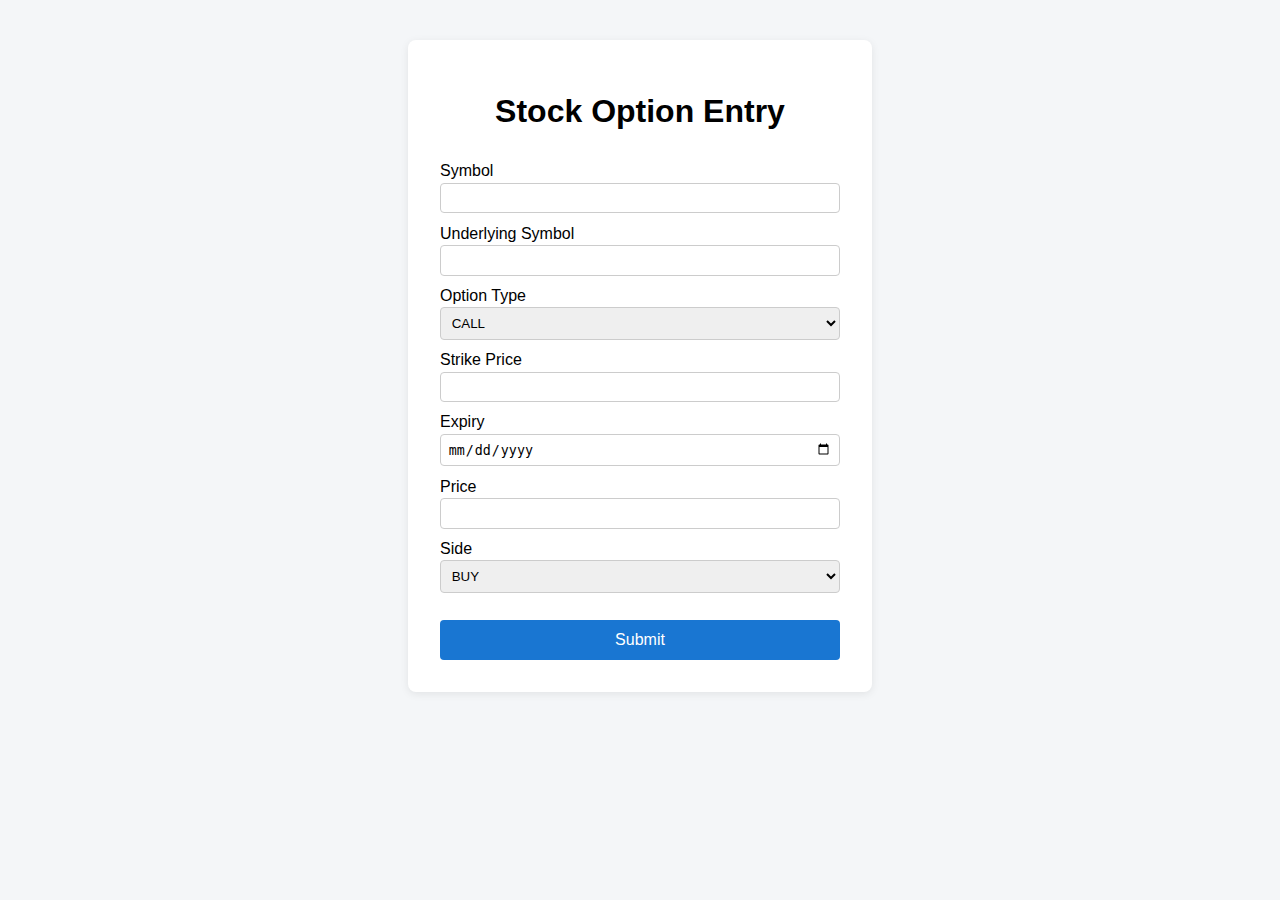
<file: web/index.html>
<!DOCTYPE html>
<html lang="en">
<head>
  <meta charset="UTF-8">
  <meta name="viewport" content="width=device-width, initial-scale=1.0">
  <title>Stock Option Input</title>
  <link rel="stylesheet" href="styles.css">
</head>
<body>
  <div class="container">
    <h1>Stock Option Entry</h1>
    <form id="optionForm">
      <label>Symbol <input type="text" name="symbol" required></label>
      <label>Underlying Symbol <input type="text" name="underlying_symbol" required></label>
      <label>Option Type
        <select name="option_type" required>
          <option value="CALL">CALL</option>
          <option value="PUT">PUT</option>
        </select>
      </label>
      <label>Strike Price <input type="number" name="strike_price" step="0.01" required></label>
      <label>Expiry <input type="date" name="expiry" required></label>
      <label>Price <input type="number" name="price" step="0.01" required></label>
      <label>Side
        <select name="side" required>
          <option value="BUY">BUY</option>
          <option value="SELL">SELL</option>
        </select>
      </label>
      <button type="submit">Submit</button>
    </form>
    <div id="result"></div>
  </div>
  <script src="app.js"></script>
</body>
</html>
</file>
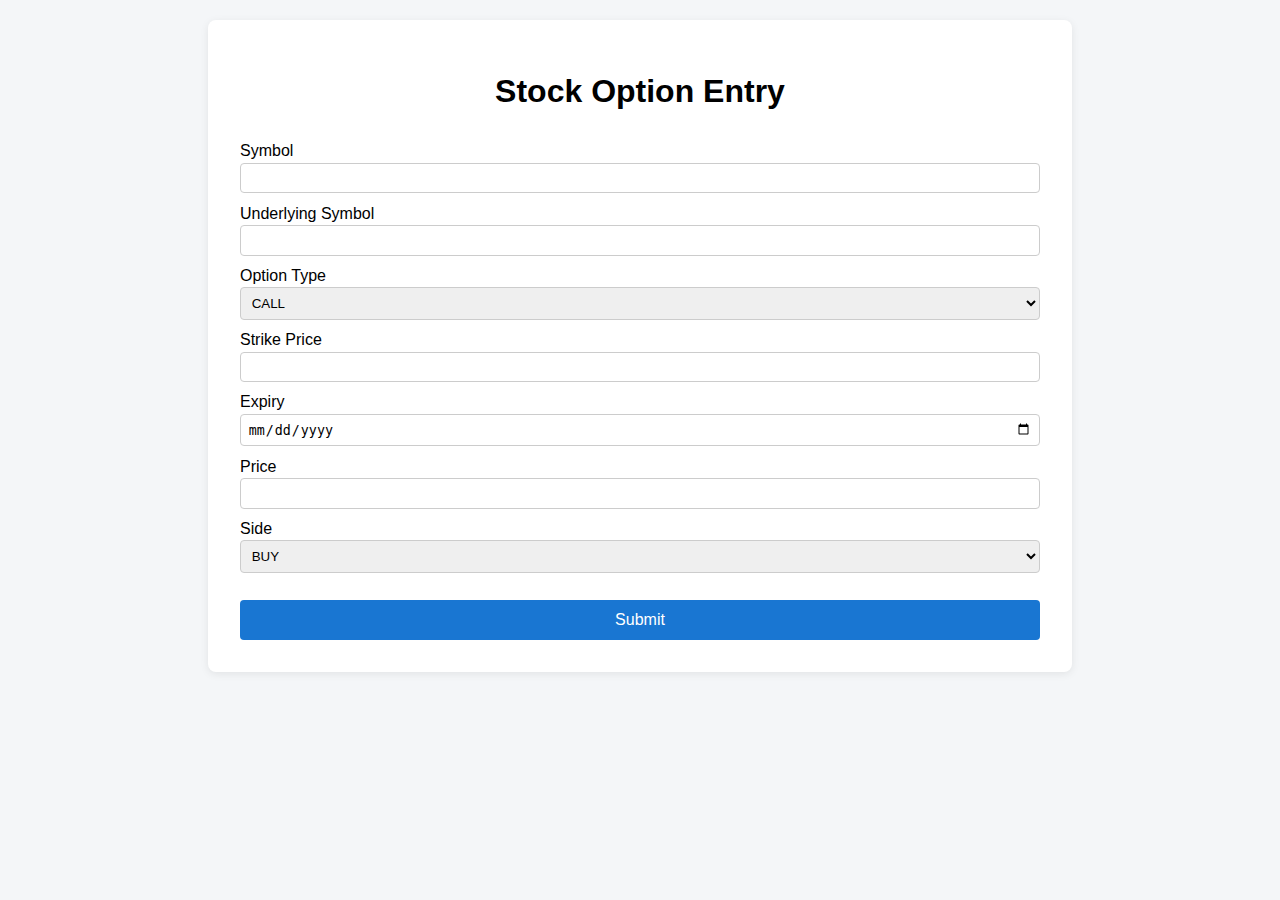
<file: web/pages/index.html>
<!DOCTYPE html>
<html lang="en">
<head>
  <meta charset="UTF-8">
  <meta name="viewport" content="width=device-width, initial-scale=1.0">
  <title>Stock Option Input</title>
  <link rel="stylesheet" href="/web/css/styles.css">
</head>
<body>
  <div class="container">
    <h1>Stock Option Entry</h1>
    <form id="optionForm">
      <label>Symbol <input type="text" name="symbol" required></label>
      <label>Underlying Symbol <input type="text" name="underlying_symbol" required></label>
      <label>Option Type
        <select name="option_type" required>
          <option value="CALL">CALL</option>
          <option value="PUT">PUT</option>
        </select>
      </label>
      <label>Strike Price <input type="number" name="strike_price" step="0.01" required></label>
      <label>Expiry <input type="date" name="expiry" required></label>
      <label>Price <input type="number" name="price" step="0.01" required></label>
      <label>Side
        <select name="side" required>
          <option value="BUY">BUY</option>
          <option value="SELL">SELL</option>
        </select>
      </label>
      <button type="submit">Submit</button>
    </form>
    <div id="result"></div>
  </div>
  <script src="/web/js/app.js"></script>
</body>
</html>
</file>
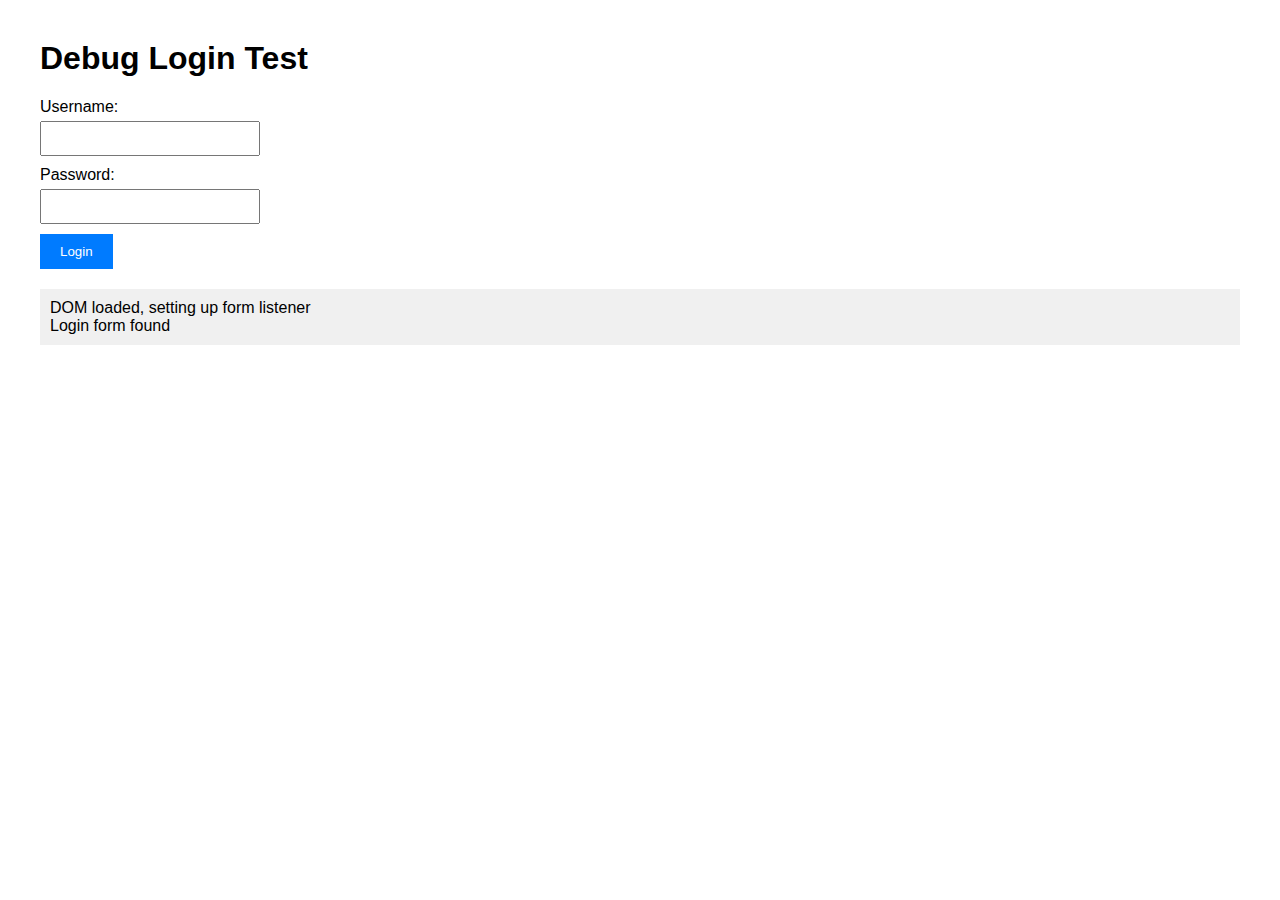
<file: debug_login.html>
<!DOCTYPE html>
<html lang="en">
<head>
    <meta charset="UTF-8">
    <meta name="viewport" content="width=device-width, initial-scale=1.0">
    <title>Debug Login</title>
    <style>
        body { font-family: Arial, sans-serif; margin: 40px; }
        .form-group { margin: 10px 0; }
        label { display: block; margin-bottom: 5px; }
        input { padding: 8px; width: 200px; }
        button { padding: 10px 20px; background: #007bff; color: white; border: none; cursor: pointer; }
        .error { color: red; }
        .success { color: green; }
        #debug { margin-top: 20px; padding: 10px; background: #f0f0f0; }
    </style>
</head>
<body>
    <h1>Debug Login Test</h1>
    
    <form id="loginForm">
        <div class="form-group">
            <label for="username">Username:</label>
            <input type="text" id="username" name="username" required>
        </div>
        <div class="form-group">
            <label for="password">Password:</label>
            <input type="password" id="password" name="password" required>
        </div>
        <button type="submit">Login</button>
    </form>
    
    <div id="debug"></div>
    
    <script>
        // Debug logging function
        function log(message) {
            console.log(message);
            document.getElementById('debug').innerHTML += '<div>' + message + '</div>';
        }
        
        // Initialize when DOM is loaded
        document.addEventListener('DOMContentLoaded', function() {
            log('DOM loaded, setting up form listener');
            
            const loginForm = document.getElementById('loginForm');
            if (loginForm) {
                log('Login form found');
                loginForm.addEventListener('submit', function(e) {
                    log('Form submit event triggered');
                    e.preventDefault();
                    handleLogin();
                });
            } else {
                log('ERROR: Login form not found!');
            }
        });
        
        async function handleLogin() {
            log('handleLogin called');
            
            const username = document.getElementById('username').value.trim();
            const password = document.getElementById('password').value;
            
            log('Username: ' + (username ? '***' : 'empty'));
            log('Password: ' + (password ? '***' : 'empty'));
            
            // Validate input
            if (!username || !password) {
                log('Validation failed: missing username or password');
                return;
            }
            
            log('Validation passed, making API request');
            
            try {
                const requestBody = {
                    username: username,
                    password: password
                };
                log('Sending request to /auth/login with body: ' + JSON.stringify(requestBody));
                
                const response = await fetch('/auth/login', {
                    method: 'POST',
                    headers: {
                        'Content-Type': 'application/json',
                    },
                    body: JSON.stringify(requestBody)
                });
                
                log('Response status: ' + response.status);
                const data = await response.json();
                log('Response data: ' + JSON.stringify(data));
                
                if (response.ok) {
                    log('Login successful!');
                    if (data.token) {
                        localStorage.setItem('authToken', data.token);
                        log('Token stored in localStorage');
                    }
                } else {
                    log('Login failed: ' + data.message);
                }
                
            } catch (error) {
                log('Error: ' + error.message);
                console.error('Login error:', error);
            }
        }
    </script>
</body>
</html>
</file>
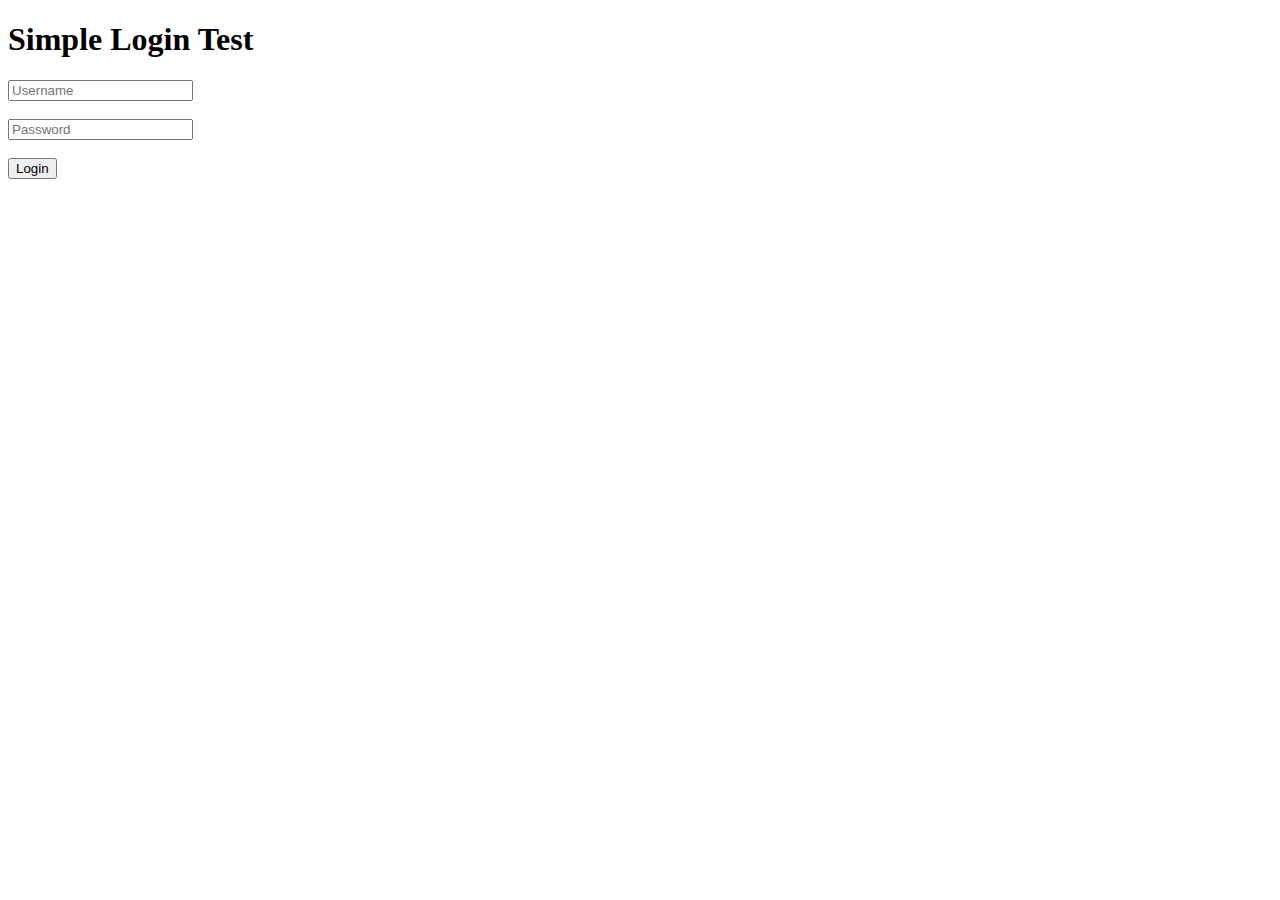
<file: simple_test.html>
<!DOCTYPE html>
<html>
<head>
    <title>Simple Login Test</title>
</head>
<body>
    <h1>Simple Login Test</h1>
    <form id="loginForm">
        <input type="text" id="username" placeholder="Username" required><br><br>
        <input type="password" id="password" placeholder="Password" required><br><br>
        <button type="submit">Login</button>
    </form>
    <div id="result"></div>
    
    <script>
        document.getElementById('loginForm').addEventListener('submit', function(e) {
            e.preventDefault();
            
            const username = document.getElementById('username').value;
            const password = document.getElementById('password').value;
            
            console.log('Form submitted:', { username, password: '***' });
            
            fetch('/auth/login', {
                method: 'POST',
                headers: { 'Content-Type': 'application/json' },
                body: JSON.stringify({ username, password })
            })
            .then(response => response.json())
            .then(data => {
                console.log('Response:', data);
                document.getElementById('result').innerHTML = 
                    '<h3>Response:</h3><pre>' + JSON.stringify(data, null, 2) + '</pre>';
            })
            .catch(error => {
                console.error('Error:', error);
                document.getElementById('result').innerHTML = '<p>Error: ' + error.message + '</p>';
            });
        });
    </script>
</body>
</html>
</file>
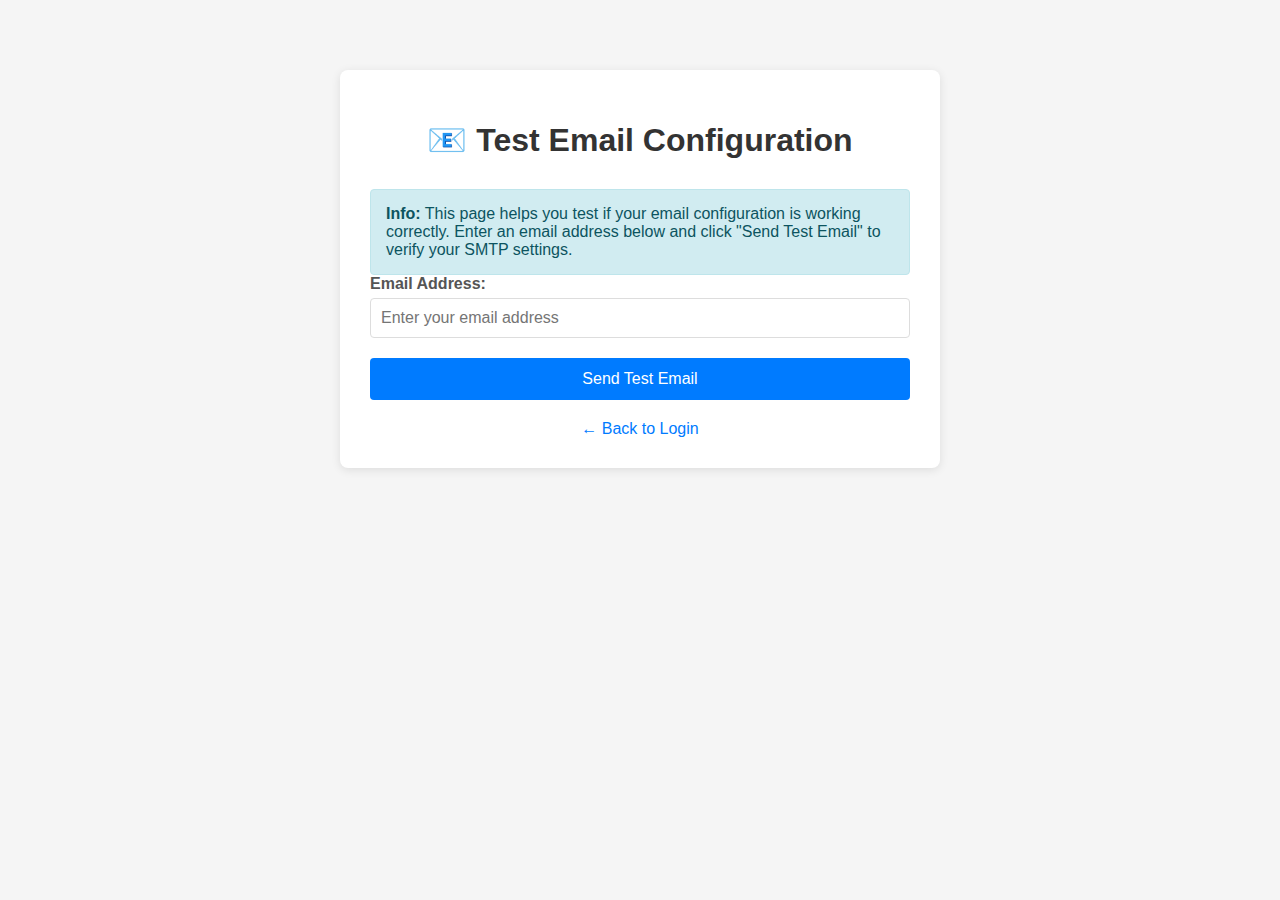
<file: test-email.html>
<!DOCTYPE html>
<html lang="en">
<head>
    <meta charset="UTF-8">
    <meta name="viewport" content="width=device-width, initial-scale=1.0">
    <title>Test Email Configuration - Stock Panel</title>
    <style>
        body {
            font-family: Arial, sans-serif;
            max-width: 600px;
            margin: 50px auto;
            padding: 20px;
            background-color: #f5f5f5;
        }
        .container {
            background: white;
            padding: 30px;
            border-radius: 8px;
            box-shadow: 0 2px 10px rgba(0,0,0,0.1);
        }
        h1 {
            color: #333;
            text-align: center;
            margin-bottom: 30px;
        }
        .form-group {
            margin-bottom: 20px;
        }
        label {
            display: block;
            margin-bottom: 5px;
            font-weight: bold;
            color: #555;
        }
        input[type="email"] {
            width: 100%;
            padding: 10px;
            border: 1px solid #ddd;
            border-radius: 4px;
            font-size: 16px;
            box-sizing: border-box;
        }
        button {
            background-color: #007bff;
            color: white;
            padding: 12px 24px;
            border: none;
            border-radius: 4px;
            cursor: pointer;
            font-size: 16px;
            width: 100%;
        }
        button:hover {
            background-color: #0056b3;
        }
        button:disabled {
            background-color: #ccc;
            cursor: not-allowed;
        }
        .result {
            margin-top: 20px;
            padding: 15px;
            border-radius: 4px;
            display: none;
        }
        .success {
            background-color: #d4edda;
            color: #155724;
            border: 1px solid #c3e6cb;
        }
        .error {
            background-color: #f8d7da;
            color: #721c24;
            border: 1px solid #f5c6cb;
        }
        .info {
            background-color: #d1ecf1;
            color: #0c5460;
            border: 1px solid #bee5eb;
        }
        .back-link {
            text-align: center;
            margin-top: 20px;
        }
        .back-link a {
            color: #007bff;
            text-decoration: none;
        }
        .back-link a:hover {
            text-decoration: underline;
        }
    </style>
</head>
<body>
    <div class="container">
        <h1>📧 Test Email Configuration</h1>
        
        <div class="info result" id="info">
            <strong>Info:</strong> This page helps you test if your email configuration is working correctly. 
            Enter an email address below and click "Send Test Email" to verify your SMTP settings.
        </div>

        <form id="testEmailForm">
            <div class="form-group">
                <label for="email">Email Address:</label>
                <input type="email" id="email" name="email" required placeholder="Enter your email address">
            </div>
            
            <button type="submit" id="submitBtn">Send Test Email</button>
        </form>

        <div class="result" id="result"></div>

        <div class="back-link">
            <a href="/login">← Back to Login</a>
        </div>
    </div>

    <script>
        document.getElementById('info').style.display = 'block';
        
        document.getElementById('testEmailForm').addEventListener('submit', async function(e) {
            e.preventDefault();
            
            const email = document.getElementById('email').value;
            const submitBtn = document.getElementById('submitBtn');
            const result = document.getElementById('result');
            
            // Disable button and show loading
            submitBtn.disabled = true;
            submitBtn.textContent = 'Sending...';
            result.style.display = 'none';
            
            try {
                const response = await fetch('/auth/test-email', {
                    method: 'POST',
                    headers: {
                        'Content-Type': 'application/json',
                    },
                    body: JSON.stringify({ email: email })
                });
                
                const data = await response.json();
                
                result.className = 'result ' + (data.success ? 'success' : 'error');
                result.innerHTML = `<strong>${data.success ? '✅ Success:' : '❌ Error:'}</strong> ${data.message}`;
                result.style.display = 'block';
                
            } catch (error) {
                result.className = 'result error';
                result.innerHTML = `<strong>❌ Error:</strong> Failed to send test email: ${error.message}`;
                result.style.display = 'block';
            } finally {
                // Re-enable button
                submitBtn.disabled = false;
                submitBtn.textContent = 'Send Test Email';
            }
        });
    </script>
</body>
</html>
</file>
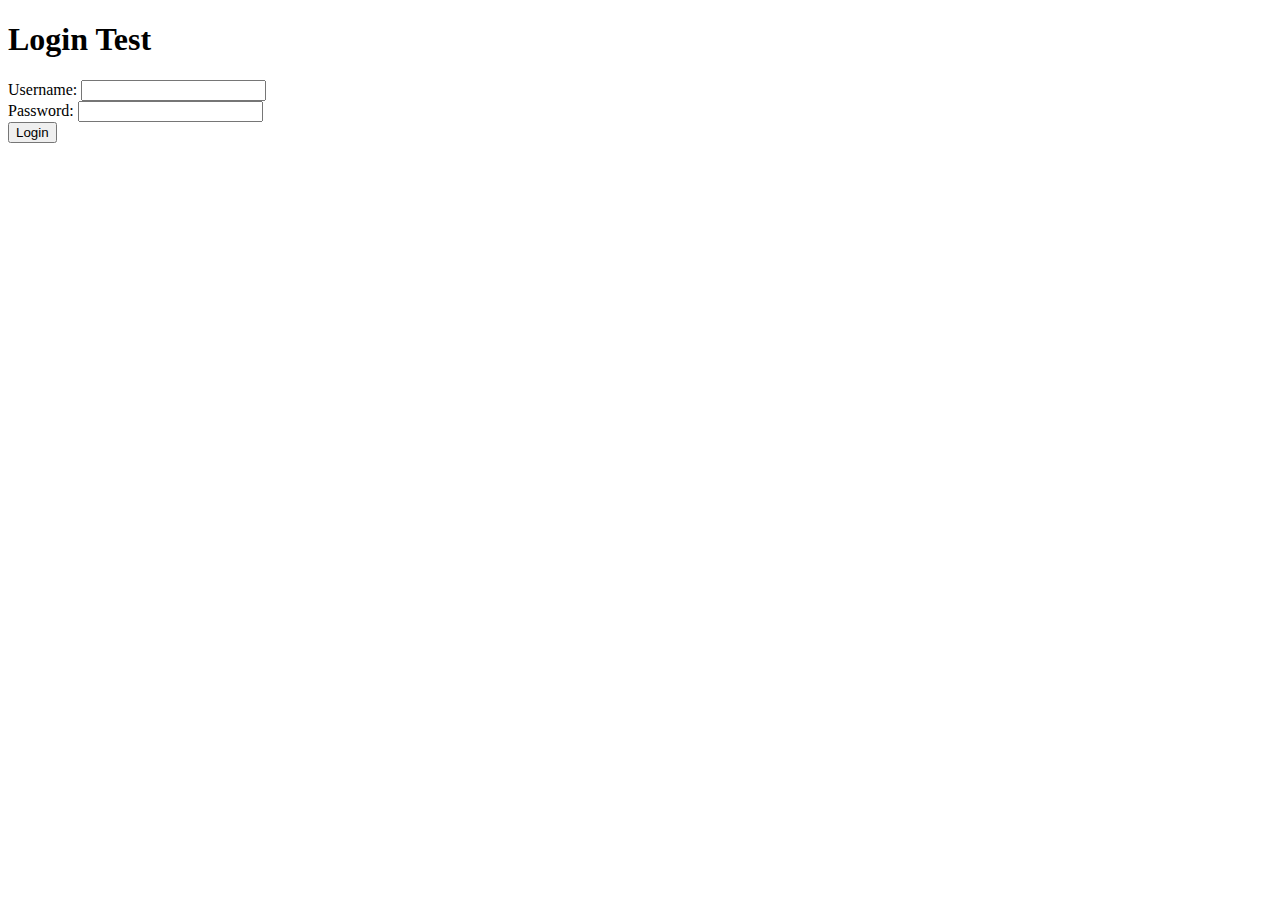
<file: test_login.html>
<!DOCTYPE html>
<html lang="en">
<head>
    <meta charset="UTF-8">
    <meta name="viewport" content="width=device-width, initial-scale=1.0">
    <title>Login Test</title>
</head>
<body>
    <h1>Login Test</h1>
    <form id="loginForm">
        <div>
            <label for="username">Username:</label>
            <input type="text" id="username" name="username" required>
        </div>
        <div>
            <label for="password">Password:</label>
            <input type="password" id="password" name="password" required>
        </div>
        <button type="submit">Login</button>
    </form>
    
    <div id="result"></div>
    
    <script>
        document.getElementById('loginForm').addEventListener('submit', async function(e) {
            e.preventDefault();
            
            const username = document.getElementById('username').value;
            const password = document.getElementById('password').value;
            
            console.log('Form submitted with:', { username, password: '***' });
            
            try {
                const response = await fetch('/auth/login', {
                    method: 'POST',
                    headers: {
                        'Content-Type': 'application/json',
                    },
                    body: JSON.stringify({
                        username: username,
                        password: password
                    })
                });
                
                const data = await response.json();
                console.log('Response:', data);
                
                document.getElementById('result').innerHTML = `
                    <h3>Response:</h3>
                    <p>Status: ${response.status}</p>
                    <p>Data: ${JSON.stringify(data, null, 2)}</p>
                `;
                
            } catch (error) {
                console.error('Error:', error);
                document.getElementById('result').innerHTML = `<p>Error: ${error.message}</p>`;
            }
        });
    </script>
</body>
</html>
</file>
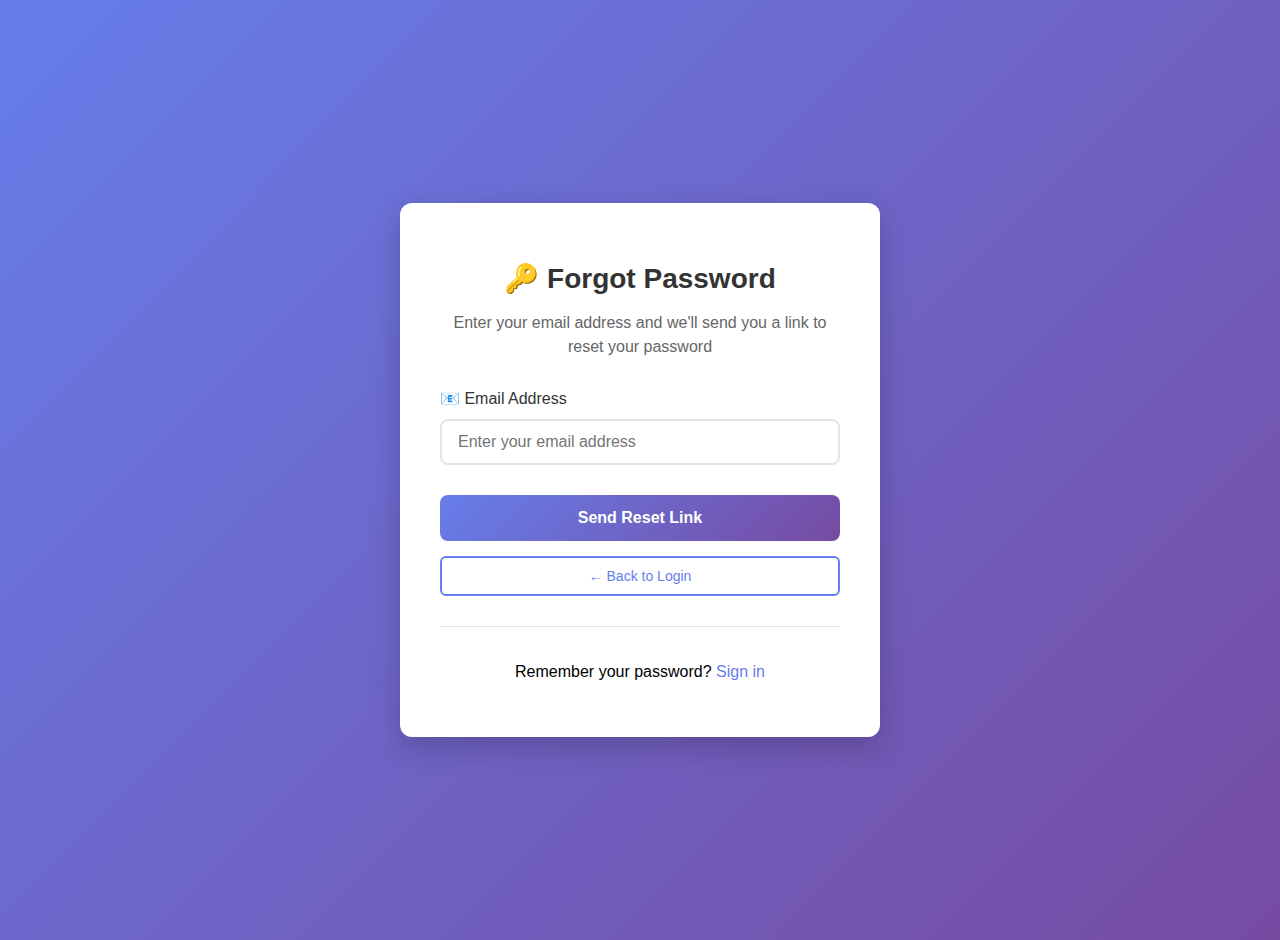
<file: web/pages/forgot-password.html>
<!DOCTYPE html>
<html lang="en">
<head>
  <meta charset="UTF-8">
  <meta name="viewport" content="width=device-width, initial-scale=1.0">
  <title>Forgot Password - Stock Panel</title>
  <link rel="stylesheet" href="/web/css/styles.css">
  <style>
    .auth-container {
      display: flex;
      justify-content: center;
      align-items: center;
      min-height: 100vh;
      background: linear-gradient(135deg, #667eea 0%, #764ba2 100%);
      padding: 20px;
    }
    
    .auth-card {
      background: white;
      border-radius: 12px;
      box-shadow: 0 10px 30px rgba(0, 0, 0, 0.2);
      padding: 40px;
      width: 100%;
      max-width: 400px;
      text-align: center;
    }
    
    .auth-header {
      margin-bottom: 30px;
    }
    
    .auth-header h1 {
      color: #333;
      margin-bottom: 10px;
      font-size: 28px;
    }
    
    .auth-header p {
      color: #666;
      font-size: 16px;
      line-height: 1.5;
    }
    
    .auth-form {
      display: flex;
      flex-direction: column;
      gap: 20px;
    }
    
    .form-group {
      text-align: left;
    }
    
    .form-group label {
      display: block;
      margin-bottom: 8px;
      color: #333;
      font-weight: 500;
    }
    
    .form-group input {
      width: 100%;
      padding: 12px 16px;
      border: 2px solid #e1e5e9;
      border-radius: 8px;
      font-size: 16px;
      transition: border-color 0.3s ease;
      box-sizing: border-box;
    }
    
    .form-group input:focus {
      outline: none;
      border-color: #667eea;
    }
    
    .auth-button {
      background: linear-gradient(135deg, #667eea 0%, #764ba2 100%);
      color: white;
      border: none;
      padding: 14px 24px;
      border-radius: 8px;
      font-size: 16px;
      font-weight: 600;
      cursor: pointer;
      transition: transform 0.2s ease, box-shadow 0.2s ease;
      margin-top: 10px;
    }
    
    .auth-button:hover {
      transform: translateY(-2px);
      box-shadow: 0 5px 15px rgba(102, 126, 234, 0.4);
    }
    
    .auth-button:disabled {
      opacity: 0.6;
      cursor: not-allowed;
      transform: none;
    }
    
    .auth-footer {
      margin-top: 30px;
      padding-top: 20px;
      border-top: 1px solid #e1e5e9;
    }
    
    .auth-footer a {
      color: #667eea;
      text-decoration: none;
      font-weight: 500;
    }
    
    .auth-footer a:hover {
      text-decoration: underline;
    }
    
    .error-message {
      background: #fee;
      color: #c33;
      padding: 12px;
      border-radius: 6px;
      margin-bottom: 20px;
      border: 1px solid #fcc;
      display: none;
    }
    
    .success-message {
      background: #efe;
      color: #363;
      padding: 12px;
      border-radius: 6px;
      margin-bottom: 20px;
      border: 1px solid #cfc;
      display: none;
    }
    
    .loading {
      display: inline-block;
      width: 20px;
      height: 20px;
      border: 3px solid rgba(255, 255, 255, 0.3);
      border-radius: 50%;
      border-top-color: #fff;
      animation: spin 1s ease-in-out infinite;
      margin-right: 10px;
    }
    
    @keyframes spin {
      to { transform: rotate(360deg); }
    }
    
    .back-button {
      background: transparent;
      color: #667eea;
      border: 2px solid #667eea;
      padding: 10px 20px;
      border-radius: 6px;
      font-size: 14px;
      font-weight: 500;
      cursor: pointer;
      transition: all 0.3s ease;
      margin-top: 15px;
    }
    
    .back-button:hover {
      background: #667eea;
      color: white;
    }
  </style>
</head>
<body>
  <div class="auth-container">
    <div class="auth-card">
      <div class="auth-header">
        <h1>🔑 Forgot Password</h1>
        <p>Enter your email address and we'll send you a link to reset your password</p>
      </div>
      
      <div id="errorMessage" class="error-message"></div>
      <div id="successMessage" class="success-message"></div>
      
      <form id="forgotPasswordForm" class="auth-form">
        <div class="form-group">
          <label for="email">📧 Email Address</label>
          <input 
            type="email" 
            id="email" 
            name="email" 
            required 
            placeholder="Enter your email address"
            autocomplete="email"
          >
        </div>
        
        <button type="submit" id="submitButton" class="auth-button">
          <span id="buttonText">Send Reset Link</span>
          <span id="loadingSpinner" class="loading" style="display: none;"></span>
        </button>
      </form>
      
      <button id="backButton" class="back-button" onclick="window.location.href='/login'">
        ← Back to Login
      </button>
      
      <div class="auth-footer">
        <p>Remember your password? <a href="/login">Sign in</a></p>
      </div>
    </div>
  </div>
  
  <script>
    document.addEventListener('DOMContentLoaded', function() {
      const form = document.getElementById('forgotPasswordForm');
      const submitButton = document.getElementById('submitButton');
      const buttonText = document.getElementById('buttonText');
      const loadingSpinner = document.getElementById('loadingSpinner');
      const errorMessage = document.getElementById('errorMessage');
      const successMessage = document.getElementById('successMessage');
      
      form.addEventListener('submit', function(e) {
        e.preventDefault();
        
        const email = document.getElementById('email').value.trim();
        
        if (!email) {
          showError('Please enter your email address');
          return;
        }
        
        // Show loading state
        submitButton.disabled = true;
        buttonText.textContent = 'Sending...';
        loadingSpinner.style.display = 'inline-block';
        hideMessages();
        
        // Send request
        fetch('/auth/forgot-password', {
          method: 'POST',
          headers: {
            'Content-Type': 'application/json',
          },
          body: JSON.stringify({ email: email })
        })
        .then(response => response.json())
        .then(data => {
          if (data.success) {
            showSuccess(data.message || 'Reset link sent successfully! Check your email.');
            form.reset();
          } else {
            showError(data.message || 'Failed to send reset link. Please try again.');
          }
        })
        .catch(error => {
          console.error('Error:', error);
          showError('An error occurred. Please try again.');
        })
        .finally(() => {
          // Reset button state
          submitButton.disabled = false;
          buttonText.textContent = 'Send Reset Link';
          loadingSpinner.style.display = 'none';
        });
      });
      
      function showError(message) {
        errorMessage.textContent = message;
        errorMessage.style.display = 'block';
        successMessage.style.display = 'none';
      }
      
      function showSuccess(message) {
        successMessage.textContent = message;
        successMessage.style.display = 'block';
        errorMessage.style.display = 'none';
      }
      
      function hideMessages() {
        errorMessage.style.display = 'none';
        successMessage.style.display = 'none';
      }
    });
  </script>
</body>
</html>
</file>
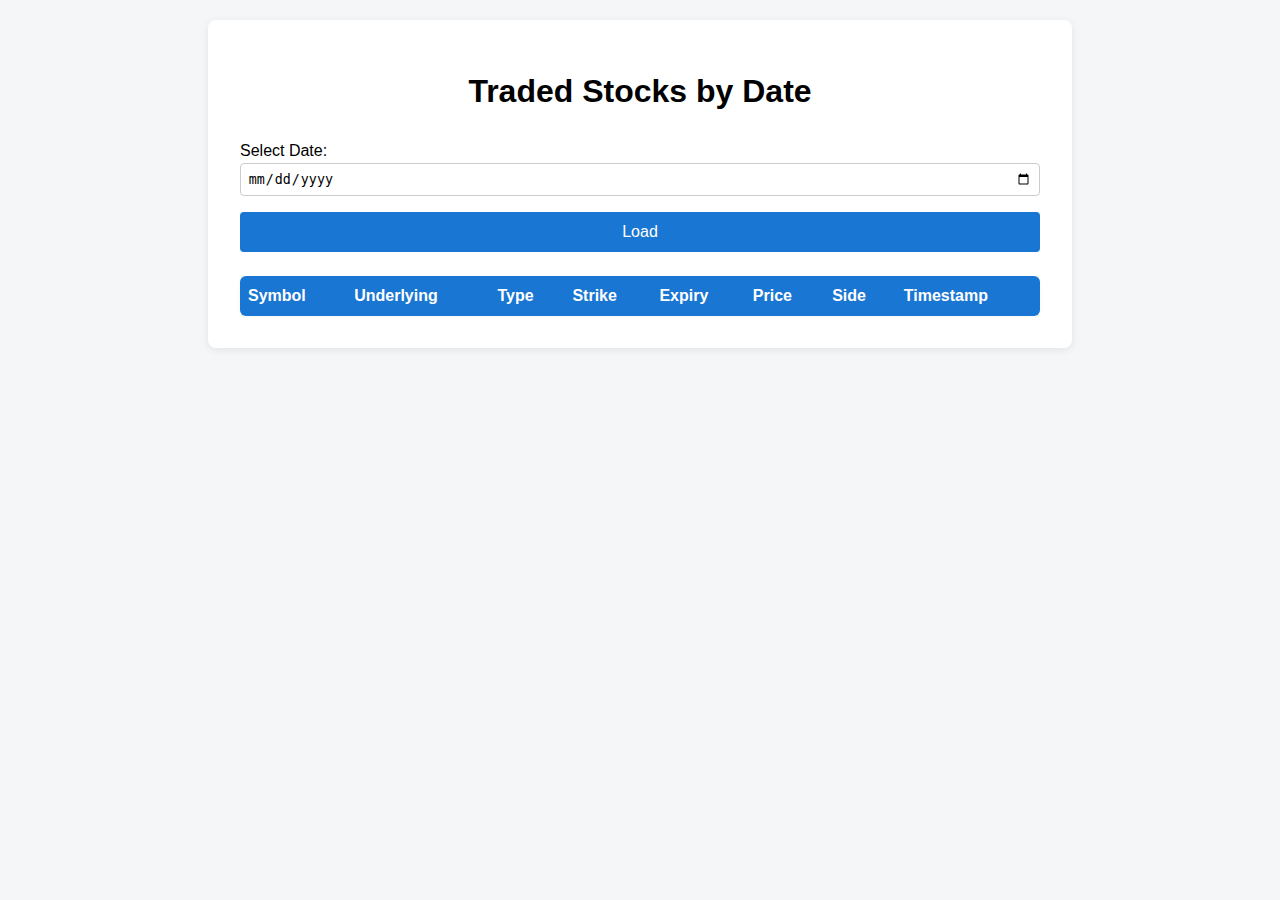
<file: web/pages/list.html>
<!DOCTYPE html>
<html lang="en">
<head>
  <meta charset="UTF-8">
  <meta name="viewport" content="width=device-width, initial-scale=1.0">
  <title>Traded Stocks List</title>
  <link rel="stylesheet" href="/web/css/styles.css">
</head>
<body>
  <div class="container">
    <h1>Traded Stocks by Date</h1>
    <label for="datePicker">Select Date:
      <input type="date" id="datePicker" />
    </label>
    <button id="loadBtn">Load</button>
    <table id="stocksTable">
      <thead>
        <tr>
          <th>Symbol</th>
          <th>Underlying</th>
          <th>Type</th>
          <th>Strike</th>
          <th>Expiry</th>
          <th>Price</th>
          <th>Side</th>
          <th>Timestamp</th>
        </tr>
      </thead>
      <tbody></tbody>
    </table>
    <div id="listResult"></div>
  </div>
  <script src="/web/js/list.js"></script>
</body>
</html>
</file>
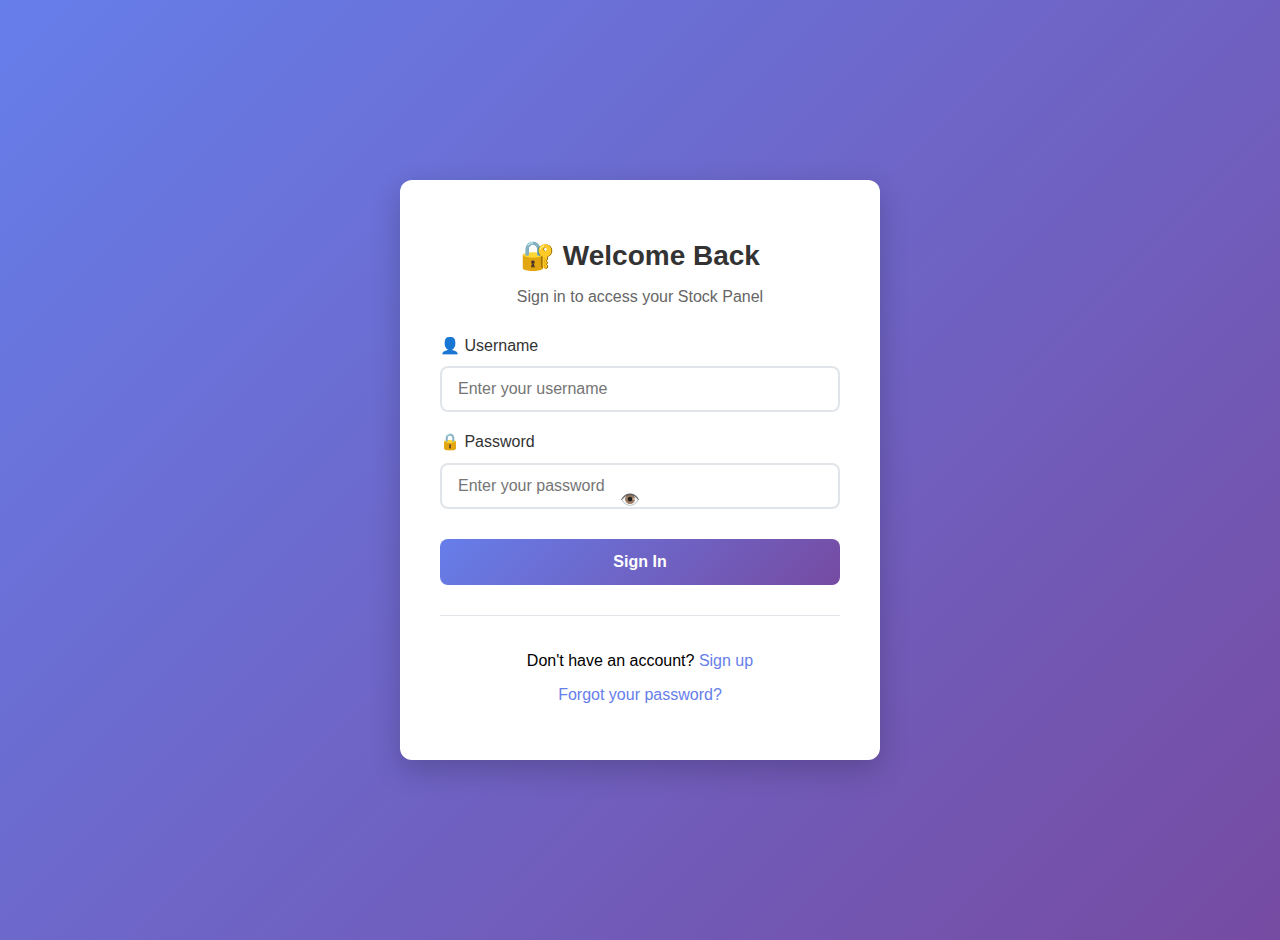
<file: web/pages/login.html>
<!DOCTYPE html>
<html lang="en">
<head>
  <meta charset="UTF-8">
  <meta name="viewport" content="width=device-width, initial-scale=1.0">
  <title>Login - Stock Panel</title>
  <link rel="stylesheet" href="/web/css/styles.css">
  <style>
    .auth-container {
      display: flex;
      justify-content: center;
      align-items: center;
      min-height: 100vh;
      background: linear-gradient(135deg, #667eea 0%, #764ba2 100%);
      padding: 20px;
    }
    
    .auth-card {
      background: white;
      border-radius: 12px;
      box-shadow: 0 10px 30px rgba(0, 0, 0, 0.2);
      padding: 40px;
      width: 100%;
      max-width: 400px;
      text-align: center;
    }
    
    .auth-header {
      margin-bottom: 30px;
    }
    
    .auth-header h1 {
      color: #333;
      margin-bottom: 10px;
      font-size: 28px;
    }
    
    .auth-header p {
      color: #666;
      font-size: 16px;
    }
    
    .auth-form {
      display: flex;
      flex-direction: column;
      gap: 20px;
    }
    
    .form-group {
      text-align: left;
    }
    
    .form-group label {
      display: block;
      margin-bottom: 8px;
      color: #333;
      font-weight: 500;
    }
    
    .form-group input {
      width: 100%;
      padding: 12px 16px;
      border: 2px solid #e1e5e9;
      border-radius: 8px;
      font-size: 16px;
      transition: border-color 0.3s ease;
      box-sizing: border-box;
    }
    
    .form-group input:focus {
      outline: none;
      border-color: #667eea;
    }
    
    .auth-button {
      background: linear-gradient(135deg, #667eea 0%, #764ba2 100%);
      color: white;
      border: none;
      padding: 14px 24px;
      border-radius: 8px;
      font-size: 16px;
      font-weight: 600;
      cursor: pointer;
      transition: transform 0.2s ease, box-shadow 0.2s ease;
      margin-top: 10px;
    }
    
    .auth-button:hover {
      transform: translateY(-2px);
      box-shadow: 0 5px 15px rgba(102, 126, 234, 0.4);
    }
    
    .auth-button:disabled {
      opacity: 0.6;
      cursor: not-allowed;
      transform: none;
    }
    
    .auth-footer {
      margin-top: 30px;
      padding-top: 20px;
      border-top: 1px solid #e1e5e9;
    }
    
    .auth-footer a {
      color: #667eea;
      text-decoration: none;
      font-weight: 500;
    }
    
    .auth-footer a:hover {
      text-decoration: underline;
    }
    
    .error-message {
      background: #fee;
      color: #c33;
      padding: 12px;
      border-radius: 6px;
      margin-bottom: 20px;
      border: 1px solid #fcc;
      display: none;
    }
    
    .success-message {
      background: #efe;
      color: #363;
      padding: 12px;
      border-radius: 6px;
      margin-bottom: 20px;
      border: 1px solid #cfc;
      display: none;
    }
    
    .loading {
      display: inline-block;
      width: 20px;
      height: 20px;
      border: 3px solid rgba(255, 255, 255, 0.3);
      border-radius: 50%;
      border-top-color: #fff;
      animation: spin 1s ease-in-out infinite;
      margin-right: 10px;
    }
    
    @keyframes spin {
      to { transform: rotate(360deg); }
    }
  </style>
</head>
<body>
  <div class="auth-container">
    <div class="auth-card">
      <div class="auth-header">
        <h1>🔐 Welcome Back</h1>
        <p>Sign in to access your Stock Panel</p>
      </div>
      
      <div id="errorMessage" class="error-message"></div>
      <div id="successMessage" class="success-message"></div>
      
      <form id="loginForm" class="auth-form">
        <div class="form-group">
          <label for="username">👤 Username</label>
          <input 
            type="text" 
            id="username" 
            name="username" 
            required 
            placeholder="Enter your username"
            autocomplete="username"
          >
        </div>
        
        <div class="form-group">
          <label for="password">🔒 Password</label>
          <div style="position: relative;">
            <input 
              type="password" 
              id="password" 
              name="password" 
              required 
              placeholder="Enter your password"
              autocomplete="current-password"
            >
            <button 
              type="button" 
              id="togglePassword" 
              style="position: absolute; right: 10px; top: 50%; transform: translateY(-50%); background: none; border: none; cursor: pointer; font-size: 16px; color: #666;"
              title="Show/Hide Password"
            >
              👁️
            </button>
          </div>
        </div>
        
        <button type="submit" id="loginButton" class="auth-button">
          <span id="buttonText">Sign In</span>
          <span id="loadingSpinner" class="loading" style="display: none;"></span>
        </button>
      </form>
      
      <div class="auth-footer">
        <p>Don't have an account? <a href="/register">Sign up</a></p>
        <p style="margin-top: 10px;"><a href="/forgot-password">Forgot your password?</a></p>
      </div>
    </div>
  </div>
  
  <script src="/web/js/auth.js"></script>
  <script>
    // Password toggle functionality
    document.addEventListener('DOMContentLoaded', function() {
      const togglePassword = document.getElementById('togglePassword');
      const passwordInput = document.getElementById('password');
      
      if (togglePassword && passwordInput) {
        togglePassword.addEventListener('click', function() {
          // Toggle the type attribute
          const type = passwordInput.getAttribute('type') === 'password' ? 'text' : 'password';
          passwordInput.setAttribute('type', type);
          
          // Toggle the eye icon
          togglePassword.textContent = type === 'password' ? '👁️' : '🙈';
        });
      }
    });
    
    // Immediate debugging script
    console.log('Login page loaded');
    
    // Check if auth.js loaded properly
    if (typeof Auth !== 'undefined') {
      console.log('Auth class loaded successfully');
    } else {
      console.error('Auth class not found - auth.js may not have loaded properly');
    }
    
    // Additional form debugging
    document.addEventListener('DOMContentLoaded', function() {
      console.log('DOM loaded in inline script');
      
      const form = document.getElementById('loginForm');
      if (form) {
        console.log('Form found in inline script');
        
        // Add a backup event listener
        form.addEventListener('submit', function(e) {
          console.log('Form submit caught by inline script');
          e.preventDefault();
          
          const username = document.getElementById('username').value;
          const password = document.getElementById('password').value;
          
          console.log('Inline script - Username:', username ? '***' : 'empty');
          console.log('Inline script - Password:', password ? '***' : 'empty');
          
          if (!username || !password) {
            alert('Please enter both username and password');
            return;
          }
          
          // Make the request directly
          fetch('/auth/login', {
            method: 'POST',
            headers: {
              'Content-Type': 'application/json',
            },
            body: JSON.stringify({
              username: username,
              password: password
            })
          })
          .then(response => response.json())
          .then(data => {
            console.log('Inline script response:', data);
            if (data.token) {
              localStorage.setItem('authToken', data.token);
              alert('Login successful! Redirecting...');
              window.location.href = '/web/dashboard/';
            } else {
              alert(data.message || 'Login failed');
            }
          })
          .catch(error => {
            console.error('Inline script error:', error);
            alert('Login error: ' + error.message);
          });
        });
      } else {
        console.error('Form not found in inline script');
      }
    });
  </script>
</body>
</html>
</file>
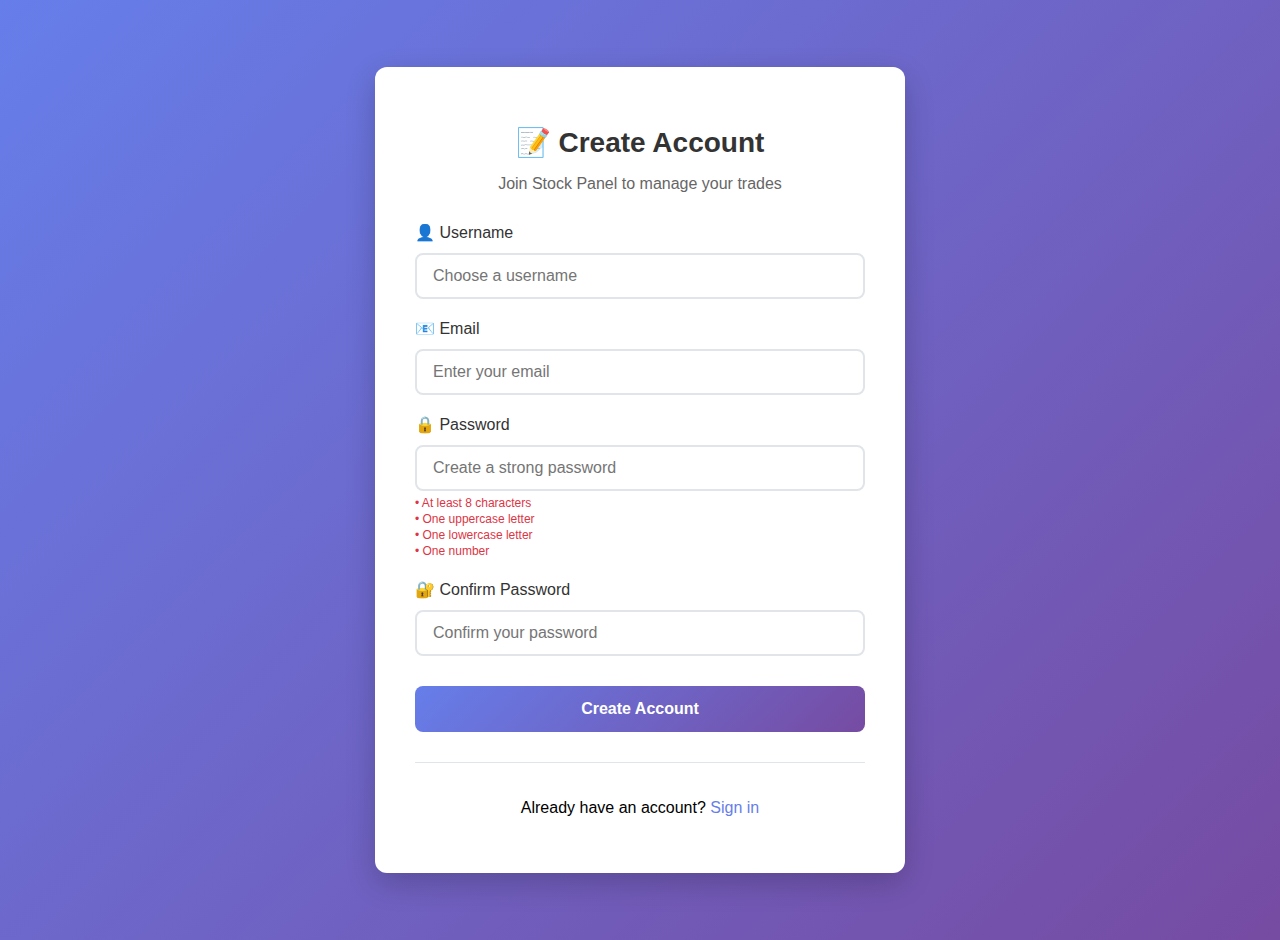
<file: web/pages/register.html>
<!DOCTYPE html>
<html lang="en">
<head>
  <meta charset="UTF-8">
  <meta name="viewport" content="width=device-width, initial-scale=1.0">
  <title>Sign Up - Stock Panel</title>
  <link rel="stylesheet" href="/web/css/styles.css">
  <style>
    .auth-container {
      display: flex;
      justify-content: center;
      align-items: center;
      min-height: 100vh;
      background: linear-gradient(135deg, #667eea 0%, #764ba2 100%);
      padding: 20px;
    }
    
    .auth-card {
      background: white;
      border-radius: 12px;
      box-shadow: 0 10px 30px rgba(0, 0, 0, 0.2);
      padding: 40px;
      width: 100%;
      max-width: 450px;
      text-align: center;
    }
    
    .auth-header {
      margin-bottom: 30px;
    }
    
    .auth-header h1 {
      color: #333;
      margin-bottom: 10px;
      font-size: 28px;
    }
    
    .auth-header p {
      color: #666;
      font-size: 16px;
    }
    
    .auth-form {
      display: flex;
      flex-direction: column;
      gap: 20px;
    }
    
    .form-group {
      text-align: left;
    }
    
    .form-group label {
      display: block;
      margin-bottom: 8px;
      color: #333;
      font-weight: 500;
    }
    
    .form-group input {
      width: 100%;
      padding: 12px 16px;
      border: 2px solid #e1e5e9;
      border-radius: 8px;
      font-size: 16px;
      transition: border-color 0.3s ease;
      box-sizing: border-box;
    }
    
    .form-group input:focus {
      outline: none;
      border-color: #667eea;
    }
    
    .auth-button {
      background: linear-gradient(135deg, #667eea 0%, #764ba2 100%);
      color: white;
      border: none;
      padding: 14px 24px;
      border-radius: 8px;
      font-size: 16px;
      font-weight: 600;
      cursor: pointer;
      transition: transform 0.2s ease, box-shadow 0.2s ease;
      margin-top: 10px;
    }
    
    .auth-button:hover {
      transform: translateY(-2px);
      box-shadow: 0 5px 15px rgba(102, 126, 234, 0.4);
    }
    
    .auth-button:disabled {
      opacity: 0.6;
      cursor: not-allowed;
      transform: none;
    }
    
    .auth-footer {
      margin-top: 30px;
      padding-top: 20px;
      border-top: 1px solid #e1e5e9;
    }
    
    .auth-footer a {
      color: #667eea;
      text-decoration: none;
      font-weight: 500;
    }
    
    .auth-footer a:hover {
      text-decoration: underline;
    }
    
    .error-message {
      background: #fee;
      color: #c33;
      padding: 12px;
      border-radius: 6px;
      margin-bottom: 20px;
      border: 1px solid #fcc;
      display: none;
    }
    
    .success-message {
      background: #efe;
      color: #363;
      padding: 12px;
      border-radius: 6px;
      margin-bottom: 20px;
      border: 1px solid #cfc;
      display: none;
    }
    
    .loading {
      display: inline-block;
      width: 20px;
      height: 20px;
      border: 3px solid rgba(255, 255, 255, 0.3);
      border-radius: 50%;
      border-top-color: #fff;
      animation: spin 1s ease-in-out infinite;
      margin-right: 10px;
    }
    
    @keyframes spin {
      to { transform: rotate(360deg); }
    }
    
    .password-requirements {
      font-size: 12px;
      color: #666;
      margin-top: 5px;
      text-align: left;
    }
    
    .requirement {
      margin: 2px 0;
    }
    
    .requirement.met {
      color: #28a745;
    }
    
    .requirement.not-met {
      color: #dc3545;
    }
  </style>
</head>
<body>
  <div class="auth-container">
    <div class="auth-card">
      <div class="auth-header">
        <h1>📝 Create Account</h1>
        <p>Join Stock Panel to manage your trades</p>
      </div>
      
      <div id="errorMessage" class="error-message"></div>
      <div id="successMessage" class="success-message"></div>
      
      <form id="registerForm" class="auth-form">
        <div class="form-group">
          <label for="username">👤 Username</label>
          <input 
            type="text" 
            id="username" 
            name="username" 
            required 
            placeholder="Choose a username"
            autocomplete="username"
          >
        </div>
        
        <div class="form-group">
          <label for="email">📧 Email</label>
          <input 
            type="email" 
            id="email" 
            name="email" 
            required 
            placeholder="Enter your email"
            autocomplete="email"
          >
        </div>
        
        <div class="form-group">
          <label for="password">🔒 Password</label>
          <input 
            type="password" 
            id="password" 
            name="password" 
            required 
            placeholder="Create a strong password"
            autocomplete="new-password"
          >
          <div class="password-requirements" id="passwordRequirements">
            <div class="requirement not-met" id="req-length">• At least 8 characters</div>
            <div class="requirement not-met" id="req-uppercase">• One uppercase letter</div>
            <div class="requirement not-met" id="req-lowercase">• One lowercase letter</div>
            <div class="requirement not-met" id="req-number">• One number</div>
          </div>
        </div>
        
        <div class="form-group">
          <label for="confirmPassword">🔐 Confirm Password</label>
          <input 
            type="password" 
            id="confirmPassword" 
            name="confirmPassword" 
            required 
            placeholder="Confirm your password"
            autocomplete="new-password"
          >
        </div>
        
        <button type="submit" id="registerButton" class="auth-button">
          <span id="buttonText">Create Account</span>
          <span id="loadingSpinner" class="loading" style="display: none;"></span>
        </button>
      </form>
      
      <div class="auth-footer">
        <p>Already have an account? <a href="/login">Sign in</a></p>
      </div>
    </div>
  </div>
  
  <script src="/web/js/register.js"></script>
</body>
</html>
</file>
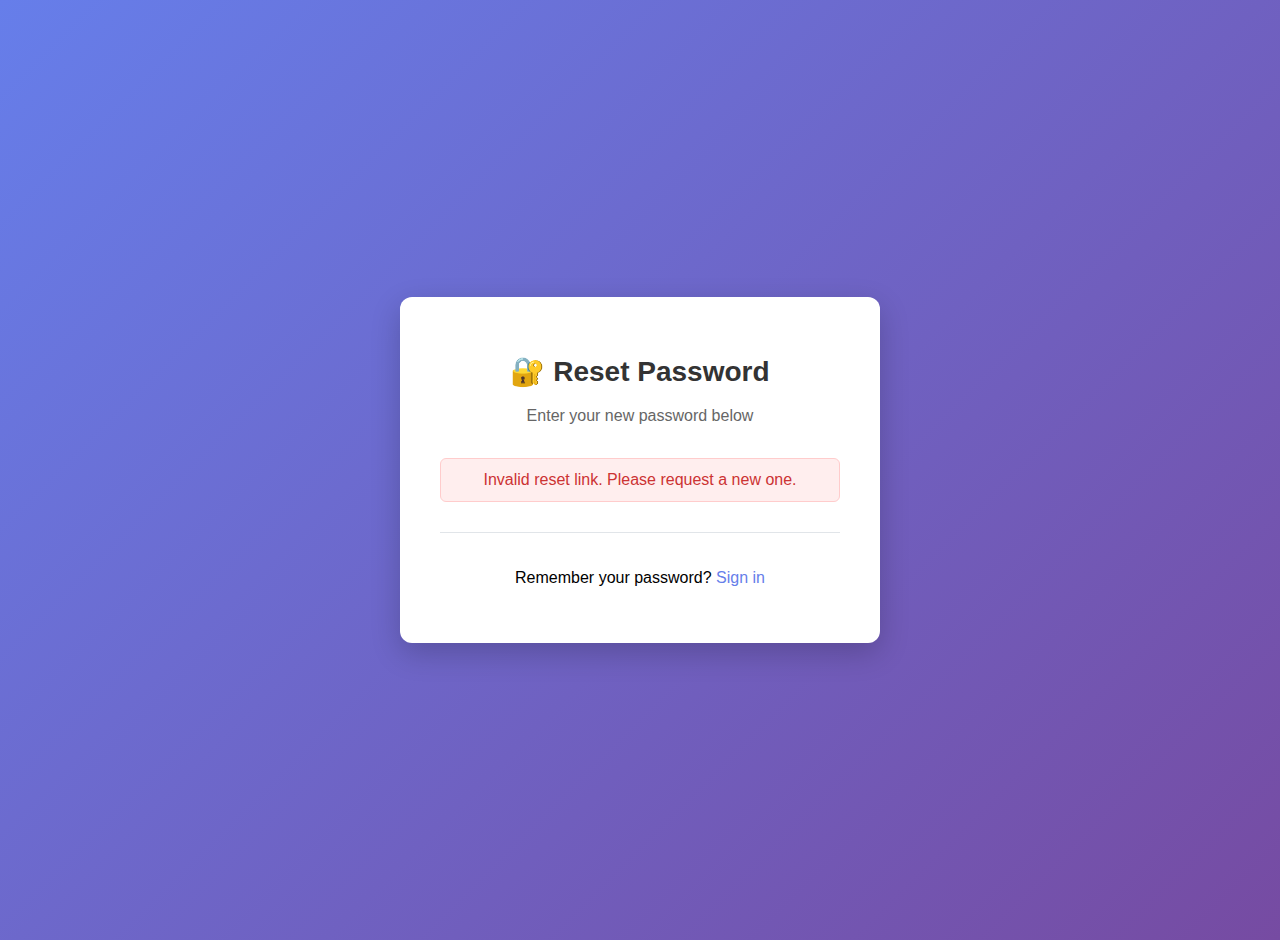
<file: web/pages/reset-password.html>
<!DOCTYPE html>
<html lang="en">
<head>
  <meta charset="UTF-8">
  <meta name="viewport" content="width=device-width, initial-scale=1.0">
  <title>Reset Password - Stock Panel</title>
  <link rel="stylesheet" href="/web/css/styles.css">
  <style>
    .auth-container {
      display: flex;
      justify-content: center;
      align-items: center;
      min-height: 100vh;
      background: linear-gradient(135deg, #667eea 0%, #764ba2 100%);
      padding: 20px;
    }
    
    .auth-card {
      background: white;
      border-radius: 12px;
      box-shadow: 0 10px 30px rgba(0, 0, 0, 0.2);
      padding: 40px;
      width: 100%;
      max-width: 400px;
      text-align: center;
    }
    
    .auth-header {
      margin-bottom: 30px;
    }
    
    .auth-header h1 {
      color: #333;
      margin-bottom: 10px;
      font-size: 28px;
    }
    
    .auth-header p {
      color: #666;
      font-size: 16px;
      line-height: 1.5;
    }
    
    .auth-form {
      display: flex;
      flex-direction: column;
      gap: 20px;
    }
    
    .form-group {
      text-align: left;
    }
    
    .form-group label {
      display: block;
      margin-bottom: 8px;
      color: #333;
      font-weight: 500;
    }
    
    .form-group input {
      width: 100%;
      padding: 12px 16px;
      border: 2px solid #e1e5e9;
      border-radius: 8px;
      font-size: 16px;
      transition: border-color 0.3s ease;
      box-sizing: border-box;
    }
    
    .form-group input:focus {
      outline: none;
      border-color: #667eea;
    }
    
    .password-container {
      position: relative;
    }
    
    .password-toggle {
      position: absolute;
      right: 10px;
      top: 50%;
      transform: translateY(-50%);
      background: none;
      border: none;
      cursor: pointer;
      font-size: 16px;
      color: #666;
    }
    
    .auth-button {
      background: linear-gradient(135deg, #667eea 0%, #764ba2 100%);
      color: white;
      border: none;
      padding: 14px 24px;
      border-radius: 8px;
      font-size: 16px;
      font-weight: 600;
      cursor: pointer;
      transition: transform 0.2s ease, box-shadow 0.2s ease;
      margin-top: 10px;
    }
    
    .auth-button:hover {
      transform: translateY(-2px);
      box-shadow: 0 5px 15px rgba(102, 126, 234, 0.4);
    }
    
    .auth-button:disabled {
      opacity: 0.6;
      cursor: not-allowed;
      transform: none;
    }
    
    .auth-footer {
      margin-top: 30px;
      padding-top: 20px;
      border-top: 1px solid #e1e5e9;
    }
    
    .auth-footer a {
      color: #667eea;
      text-decoration: none;
      font-weight: 500;
    }
    
    .auth-footer a:hover {
      text-decoration: underline;
    }
    
    .error-message {
      background: #fee;
      color: #c33;
      padding: 12px;
      border-radius: 6px;
      margin-bottom: 20px;
      border: 1px solid #fcc;
      display: none;
    }
    
    .success-message {
      background: #efe;
      color: #363;
      padding: 12px;
      border-radius: 6px;
      margin-bottom: 20px;
      border: 1px solid #cfc;
      display: none;
    }
    
    .loading {
      display: inline-block;
      width: 20px;
      height: 20px;
      border: 3px solid rgba(255, 255, 255, 0.3);
      border-radius: 50%;
      border-top-color: #fff;
      animation: spin 1s ease-in-out infinite;
      margin-right: 10px;
    }
    
    @keyframes spin {
      to { transform: rotate(360deg); }
    }
    
    .password-strength {
      margin-top: 8px;
      font-size: 12px;
      color: #666;
    }
    
    .strength-weak { color: #c33; }
    .strength-medium { color: #f90; }
    .strength-strong { color: #363; }
  </style>
</head>
<body>
  <div class="auth-container">
    <div class="auth-card">
      <div class="auth-header">
        <h1>🔐 Reset Password</h1>
        <p>Enter your new password below</p>
      </div>
      
      <div id="errorMessage" class="error-message"></div>
      <div id="successMessage" class="success-message"></div>
      
      <form id="resetPasswordForm" class="auth-form">
        <div class="form-group">
          <label for="password">🔒 New Password</label>
          <div class="password-container">
            <input 
              type="password" 
              id="password" 
              name="password" 
              required 
              placeholder="Enter your new password"
              minlength="8"
            >
            <button 
              type="button" 
              class="password-toggle" 
              onclick="togglePassword('password')"
              title="Show/Hide Password"
            >
              👁️
            </button>
          </div>
          <div id="passwordStrength" class="password-strength"></div>
        </div>
        
        <div class="form-group">
          <label for="confirmPassword">🔒 Confirm Password</label>
          <div class="password-container">
            <input 
              type="password" 
              id="confirmPassword" 
              name="confirmPassword" 
              required 
              placeholder="Confirm your new password"
              minlength="8"
            >
            <button 
              type="button" 
              class="password-toggle" 
              onclick="togglePassword('confirmPassword')"
              title="Show/Hide Password"
            >
              👁️
            </button>
          </div>
        </div>
        
        <button type="submit" id="submitButton" class="auth-button">
          <span id="buttonText">Reset Password</span>
          <span id="loadingSpinner" class="loading" style="display: none;"></span>
        </button>
      </form>
      
      <div class="auth-footer">
        <p>Remember your password? <a href="/login">Sign in</a></p>
      </div>
    </div>
  </div>
  
  <script>
    // Get token from URL
    const urlParams = new URLSearchParams(window.location.search);
    const token = urlParams.get('token');
    
    if (!token) {
      document.getElementById('errorMessage').textContent = 'Invalid reset link. Please request a new one.';
      document.getElementById('errorMessage').style.display = 'block';
      document.getElementById('resetPasswordForm').style.display = 'none';
    }
    
    function togglePassword(inputId) {
      const input = document.getElementById(inputId);
      const button = input.nextElementSibling;
      
      if (input.type === 'password') {
        input.type = 'text';
        button.textContent = '🙈';
      } else {
        input.type = 'password';
        button.textContent = '👁️';
      }
    }
    
    function checkPasswordStrength(password) {
      let strength = 0;
      let feedback = '';
      
      if (password.length >= 8) strength++;
      if (/[a-z]/.test(password)) strength++;
      if (/[A-Z]/.test(password)) strength++;
      if (/[0-9]/.test(password)) strength++;
      if (/[^A-Za-z0-9]/.test(password)) strength++;
      
      if (strength < 3) {
        feedback = 'Weak password';
        return { strength: 'weak', feedback };
      } else if (strength < 5) {
        feedback = 'Medium strength password';
        return { strength: 'medium', feedback };
      } else {
        feedback = 'Strong password';
        return { strength: 'strong', feedback };
      }
    }
    
    document.addEventListener('DOMContentLoaded', function() {
      const form = document.getElementById('resetPasswordForm');
      const submitButton = document.getElementById('submitButton');
      const buttonText = document.getElementById('buttonText');
      const loadingSpinner = document.getElementById('loadingSpinner');
      const errorMessage = document.getElementById('errorMessage');
      const successMessage = document.getElementById('successMessage');
      const passwordInput = document.getElementById('password');
      const confirmPasswordInput = document.getElementById('confirmPassword');
      const passwordStrength = document.getElementById('passwordStrength');
      
      // Password strength indicator
      passwordInput.addEventListener('input', function() {
        const password = this.value;
        if (password.length > 0) {
          const strength = checkPasswordStrength(password);
          passwordStrength.textContent = strength.feedback;
          passwordStrength.className = 'password-strength strength-' + strength.strength;
        } else {
          passwordStrength.textContent = '';
          passwordStrength.className = 'password-strength';
        }
      });
      
      form.addEventListener('submit', function(e) {
        e.preventDefault();
        
        const password = passwordInput.value;
        const confirmPassword = confirmPasswordInput.value;
        
        if (!password || !confirmPassword) {
          showError('Please fill in all fields');
          return;
        }
        
        if (password.length < 8) {
          showError('Password must be at least 8 characters long');
          return;
        }
        
        if (password !== confirmPassword) {
          showError('Passwords do not match');
          return;
        }
        
        // Show loading state
        submitButton.disabled = true;
        buttonText.textContent = 'Resetting...';
        loadingSpinner.style.display = 'inline-block';
        hideMessages();
        
        // Send request
        fetch('/auth/reset-password', {
          method: 'POST',
          headers: {
            'Content-Type': 'application/json',
          },
          body: JSON.stringify({ 
            token: token,
            password: password 
          })
        })
        .then(response => response.json())
        .then(data => {
          if (data.success) {
            showSuccess(data.message || 'Password reset successfully! Redirecting to login...');
            setTimeout(() => {
              window.location.href = '/login';
            }, 2000);
          } else {
            showError(data.message || 'Failed to reset password. Please try again.');
          }
        })
        .catch(error => {
          console.error('Error:', error);
          showError('An error occurred. Please try again.');
        })
        .finally(() => {
          // Reset button state
          submitButton.disabled = false;
          buttonText.textContent = 'Reset Password';
          loadingSpinner.style.display = 'none';
        });
      });
      
      function showError(message) {
        errorMessage.textContent = message;
        errorMessage.style.display = 'block';
        successMessage.style.display = 'none';
      }
      
      function showSuccess(message) {
        successMessage.textContent = message;
        successMessage.style.display = 'block';
        errorMessage.style.display = 'none';
      }
      
      function hideMessages() {
        errorMessage.style.display = 'none';
        successMessage.style.display = 'none';
      }
    });
  </script>
</body>
</html>
</file>
<file: web/styles.css>
body {
  font-family: Arial, sans-serif;
  background: #f4f6f8;
  margin: 0;
  padding: 0;
}
.container {
  max-width: 400px;
  margin: 40px auto;
  background: #fff;
  padding: 2em 2em 1em 2em;
  border-radius: 8px;
  box-shadow: 0 2px 8px rgba(0,0,0,0.08);
}
h1 {
  text-align: center;
  margin-bottom: 1em;
}
form label {
  display: block;
  margin-bottom: 0.7em;
}
input, select {
  width: 100%;
  padding: 0.5em;
  margin-top: 0.2em;
  border: 1px solid #ccc;
  border-radius: 4px;
  box-sizing: border-box;
}
button {
  width: 100%;
  padding: 0.7em;
  background: #1976d2;
  color: #fff;
  border: none;
  border-radius: 4px;
  font-size: 1em;
  cursor: pointer;
  margin-top: 1em;
}
button:hover {
  background: #1565c0;
}
#result {
  margin-top: 1em;
  text-align: center;
  font-weight: bold;
}
</file>
<file: web/css/styles.css>
body {
  font-family: Arial, sans-serif;
  background: #f4f6f8;
  margin: 0;
  padding: 0;
  overflow-x: hidden;
}

/* Sidebar Navigation Styles */
.sidebar {
  position: fixed;
  top: 0;
  left: 0;
  width: 280px;
  height: 100vh;
  background: linear-gradient(180deg, #2c3e50 0%, #34495e 100%);
  color: white;
  z-index: 1000;
  transform: translateX(-100%);
  transition: transform 0.3s ease-in-out;
  box-shadow: 2px 0 10px rgba(0,0,0,0.1);
  overflow-y: auto;
}

.sidebar.open {
  transform: translateX(0);
}

.sidebar-header {
  padding: 2em 1.5em 1em 1.5em;
  border-bottom: 1px solid rgba(255,255,255,0.1);
  text-align: center;
}

.sidebar-header h2 {
  margin: 0;
  font-size: 1.5em;
  font-weight: 300;
  color: #ecf0f1;
}

.sidebar-header p {
  margin: 0.5em 0 0 0;
  font-size: 0.9em;
  opacity: 0.8;
  color: #bdc3c7;
}

.sidebar-nav {
  padding: 1em 0;
}

.nav-item {
  display: block;
  padding: 1em 1.5em;
  color: #ecf0f1;
  text-decoration: none;
  transition: all 0.3s ease;
  border-left: 3px solid transparent;
  position: relative;
}

.nav-item:hover {
  background: rgba(255,255,255,0.1);
  border-left-color: #3498db;
  color: #3498db;
}

.nav-item.active {
  background: rgba(52, 152, 219, 0.2);
  border-left-color: #3498db;
  color: #3498db;
}

.nav-item-icon {
  margin-right: 0.8em;
  font-size: 1.2em;
  width: 20px;
  text-align: center;
}

.nav-item-text {
  font-weight: 500;
}

.nav-item-description {
  font-size: 0.8em;
  opacity: 0.7;
  margin-top: 0.2em;
  display: block;
}

.sidebar-footer {
  padding: 1em 1.5em;
  border-top: 1px solid rgba(255,255,255,0.1);
  text-align: center;
  font-size: 0.8em;
  opacity: 0.7;
}

/* Hamburger Menu Button */
.menu-toggle {
  position: fixed;
  top: 1em;
  left: 1em;
  z-index: 1001;
  background: #3498db;
  border: none;
  color: white;
  padding: 0.8em;
  border-radius: 8px;
  cursor: pointer;
  font-size: 1.2em;
  box-shadow: 0 2px 8px rgba(0,0,0,0.15);
  transition: all 0.3s ease;
}

.menu-toggle:hover {
  background: #2980b9;
  transform: scale(1.05);
}

.menu-toggle:active {
  transform: scale(0.95);
}

/* Overlay for mobile */
.sidebar-overlay {
  position: fixed;
  top: 0;
  left: 0;
  width: 100%;
  height: 100%;
  background: rgba(0,0,0,0.5);
  z-index: 999;
  opacity: 0;
  visibility: hidden;
  transition: all 0.3s ease;
}

.sidebar-overlay.open {
  opacity: 1;
  visibility: visible;
}

/* Main content adjustment */
.main-content {
  margin-left: 0;
  transition: margin-left 0.3s ease-in-out;
  min-height: 100vh;
  padding-top: 20px;
  padding-bottom: 20px;
}

.main-content.sidebar-open {
  margin-left: 280px;
}

/* Responsive adjustments */
@media (max-width: 768px) {
  .sidebar {
    width: 100%;
    max-width: 320px;
  }
  
  .main-content.sidebar-open {
    margin-left: 0;
  }
  
  .menu-toggle {
    top: 0.5em;
    left: 0.5em;
  }
  
  .container {
    margin: 20px 10px;
    padding: 1em;
  }
}

@media (min-width: 769px) {
  .sidebar {
    transform: translateX(0);
  }
  
  .main-content {
    margin-left: 280px;
  }
  
  .menu-toggle {
    display: none;
  }
}

.container {
  max-width: 800px;
  margin: 20px auto;
  background: #fff;
  padding: 2em 2em 1em 2em;
  border-radius: 8px;
  box-shadow: 0 2px 8px rgba(0,0,0,0.08);
}
h1 {
  text-align: center;
  margin-bottom: 1em;
}
form label {
  display: block;
  margin-bottom: 0.7em;
}
input, select {
  width: 100%;
  padding: 0.5em;
  margin-top: 0.2em;
  border: 1px solid #ccc;
  border-radius: 4px;
  box-sizing: border-box;
}
button {
  width: 100%;
  padding: 0.7em;
  background: #1976d2;
  color: #fff;
  border: none;
  border-radius: 4px;
  font-size: 1em;
  cursor: pointer;
  margin-top: 1em;
}
button:hover {
  background: #1565c0;
}
#result, #listResult {
  margin-top: 1em;
  text-align: center;
  font-weight: bold;
}

/* Table styles for the stocks list */
table {
  width: 100%;
  border-collapse: collapse;
  margin-top: 1.5em;
  background: #fafbfc;
  border-radius: 6px;
  overflow: hidden;
  box-shadow: 0 1px 4px rgba(0,0,0,0.04);
}
thead {
  background: #1976d2;
  color: #fff;
}
th, td {
  padding: 0.7em 0.5em;
  text-align: left;
}
tbody tr:nth-child(even) {
  background: #f0f4f8;
}
tbody tr:nth-child(odd) {
  background: #fff;
}
tbody tr:hover {
  background: #e3f2fd;
}
@media (max-width: 700px) {
  .container {
    max-width: 98vw;
    padding: 1em 0.5em 0.5em 0.5em;
  }
  table, thead, tbody, th, td, tr {
    display: block;
  }
  thead tr {
    display: none;
  }
  td {
    position: relative;
    padding-left: 50%;
    min-height: 2em;
    border-bottom: 1px solid #eee;
  }
  td:before {
    position: absolute;
    left: 0.5em;
    top: 0.5em;
    width: 45%;
    white-space: nowrap;
    font-weight: bold;
    color: #1976d2;
    content: attr(data-label);
  }
}

/* P&L styles */
.positive {
  color: #2e7d32;
  font-weight: bold;
}

.negative {
  color: #d32f2f;
  font-weight: bold;
}

#pnlDisplay {
  margin-top: 1em;
}

#pnlDisplay h3 {
  text-align: center;
  margin-bottom: 0.5em;
}

/* Enhanced P&L Styles */
.pnl-card {
  background: linear-gradient(135deg, #667eea 0%, #764ba2 100%);
  color: white;
  padding: 1.5em;
  border-radius: 12px;
  margin: 1em 0;
  box-shadow: 0 4px 15px rgba(0,0,0,0.1);
  text-align: center;
}

.pnl-card h2 {
  margin: 0 0 0.5em 0;
  font-size: 1.8em;
  font-weight: 300;
}

.pnl-amount {
  font-size: 2.5em;
  font-weight: bold;
  margin: 0.3em 0;
  text-shadow: 0 2px 4px rgba(0,0,0,0.2);
}

.pnl-positive {
  color: #4caf50;
}

.pnl-negative {
  color: #f44336;
}

.pnl-neutral {
  color: #ff9800;
}

.pnl-stats {
  display: grid;
  grid-template-columns: repeat(auto-fit, minmax(120px, 1fr));
  gap: 1em;
  margin-top: 1em;
}

.pnl-stat {
  background: rgba(255,255,255,0.1);
  padding: 0.8em;
  border-radius: 8px;
  backdrop-filter: blur(10px);
}

.pnl-stat-label {
  font-size: 0.9em;
  opacity: 0.9;
  margin-bottom: 0.3em;
}

.pnl-stat-value {
  font-size: 1.2em;
  font-weight: bold;
}

.pnl-table {
  background: white;
  border-radius: 8px;
  overflow: hidden;
  box-shadow: 0 2px 8px rgba(0,0,0,0.1);
  margin-top: 1em;
}

.pnl-table table {
  width: 100%;
  border-collapse: collapse;
  margin: 0;
  box-shadow: none;
}

.pnl-table th {
  background: #f8f9fa;
  color: #495057;
  font-weight: 600;
  padding: 1em 0.8em;
  border-bottom: 2px solid #e9ecef;
}

.pnl-table td {
  padding: 0.8em;
  border-bottom: 1px solid #f1f3f4;
}

.pnl-table tr:hover {
  background: #f8f9fa;
}

.pnl-summary {
  display: flex;
  justify-content: space-between;
  align-items: center;
  background: #f8f9fa;
  padding: 1em;
  border-radius: 8px;
  margin: 1em 0;
  border-left: 4px solid #1976d2;
}

.pnl-summary-info {
  flex: 1;
}

.pnl-summary-label {
  font-size: 0.9em;
  color: #6c757d;
  margin-bottom: 0.2em;
}

.pnl-summary-value {
  font-size: 1.3em;
  font-weight: bold;
  color: #212529;
}

.pnl-icon {
  font-size: 1.5em;
  margin-right: 0.5em;
}

.pnl-trend {
  display: inline-flex;
  align-items: center;
  padding: 0.3em 0.8em;
  border-radius: 20px;
  font-size: 0.9em;
  font-weight: 500;
}

.pnl-trend-up {
  background: rgba(76, 175, 80, 0.1);
  color: #2e7d32;
}

.pnl-trend-down {
  background: rgba(244, 67, 54, 0.1);
  color: #d32f2f;
}

.pnl-trend-neutral {
  background: rgba(255, 152, 0, 0.1);
  color: #f57c00;
}

#dailyPnl {
  margin: 1em 0;
}

.daily-pnl-card {
  background: linear-gradient(135deg, #667eea 0%, #764ba2 100%);
  color: white;
  padding: 1.2em;
  border-radius: 10px;
  text-align: center;
  box-shadow: 0 3px 10px rgba(0,0,0,0.1);
}

.daily-pnl-label {
  font-size: 0.9em;
  opacity: 0.9;
  margin-bottom: 0.5em;
}

.daily-pnl-amount {
  font-size: 2em;
  font-weight: bold;
  margin: 0.2em 0;
}

@media (max-width: 600px) {
  .pnl-stats {
    grid-template-columns: 1fr 1fr;
  }
  
  .pnl-summary {
    flex-direction: column;
    text-align: center;
    gap: 0.5em;
  }
  
  .daily-pnl-amount {
    font-size: 1.5em;
  }
}
</file>
